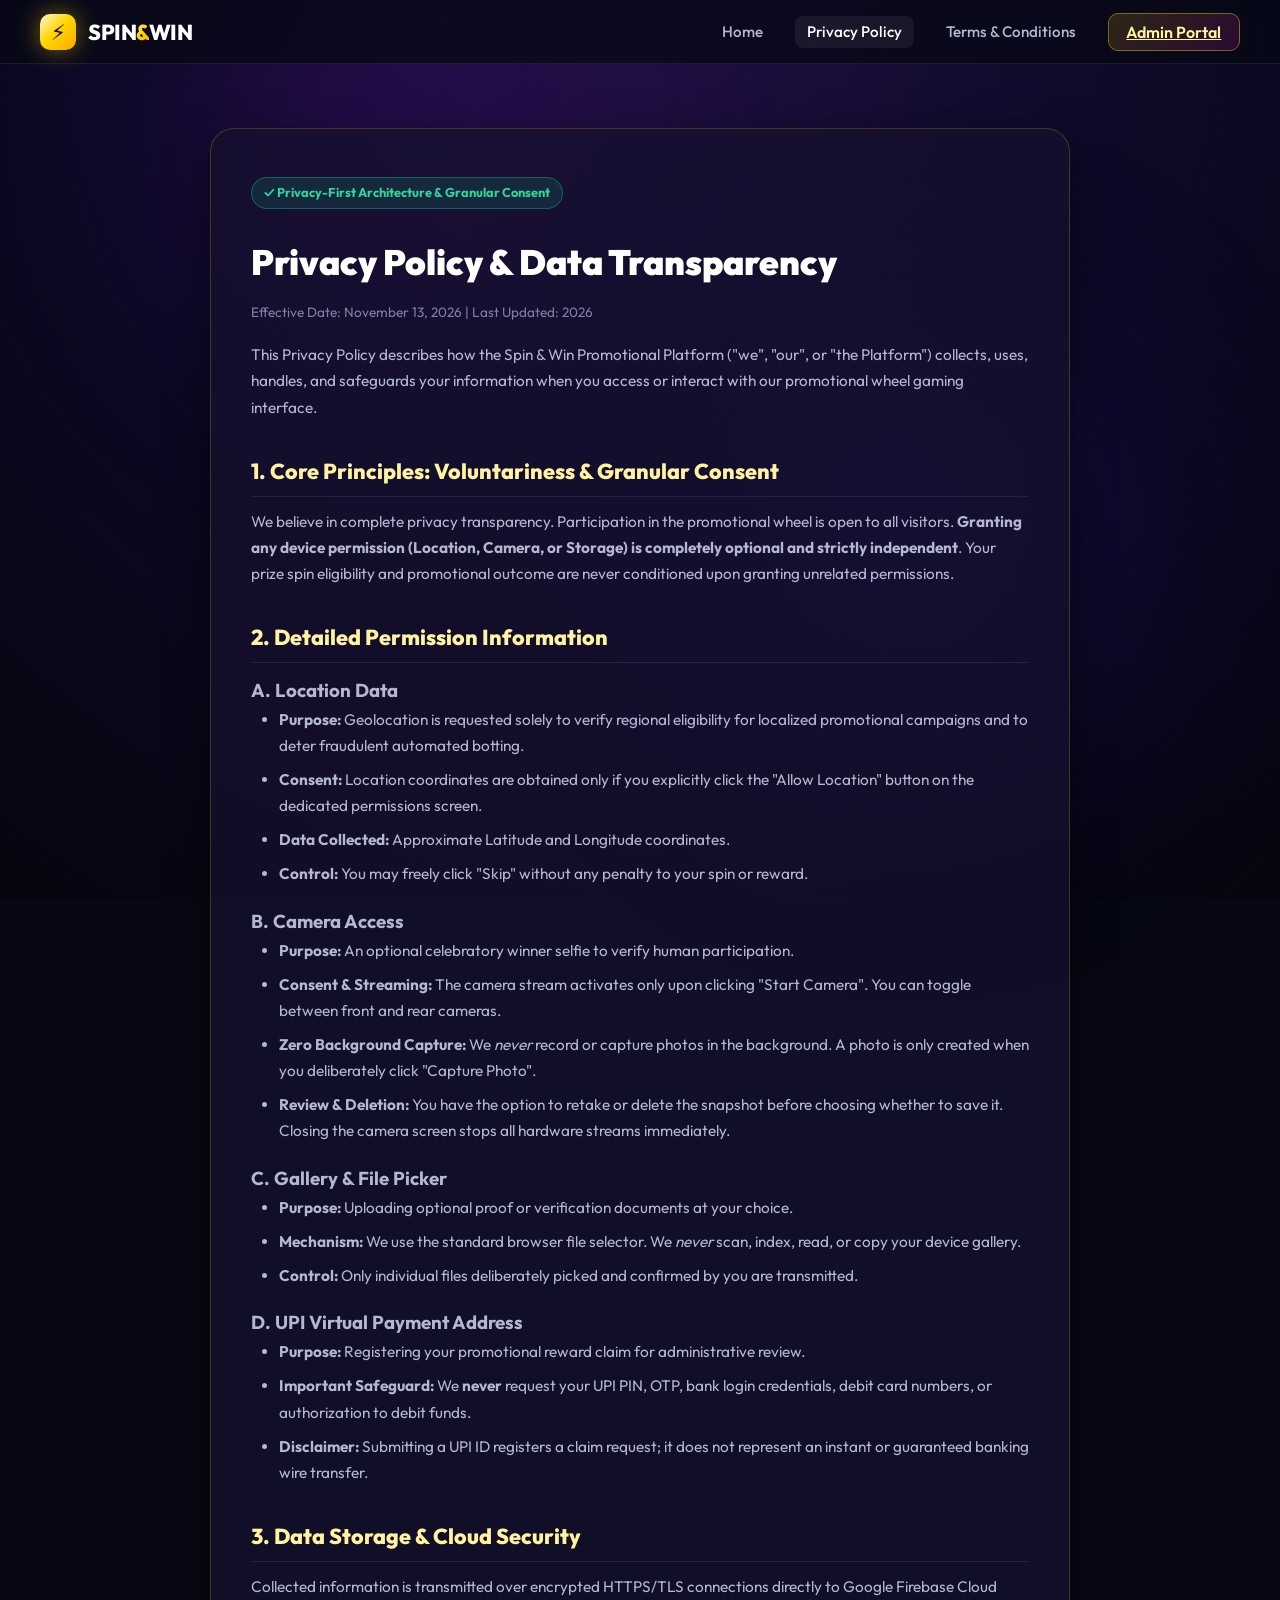
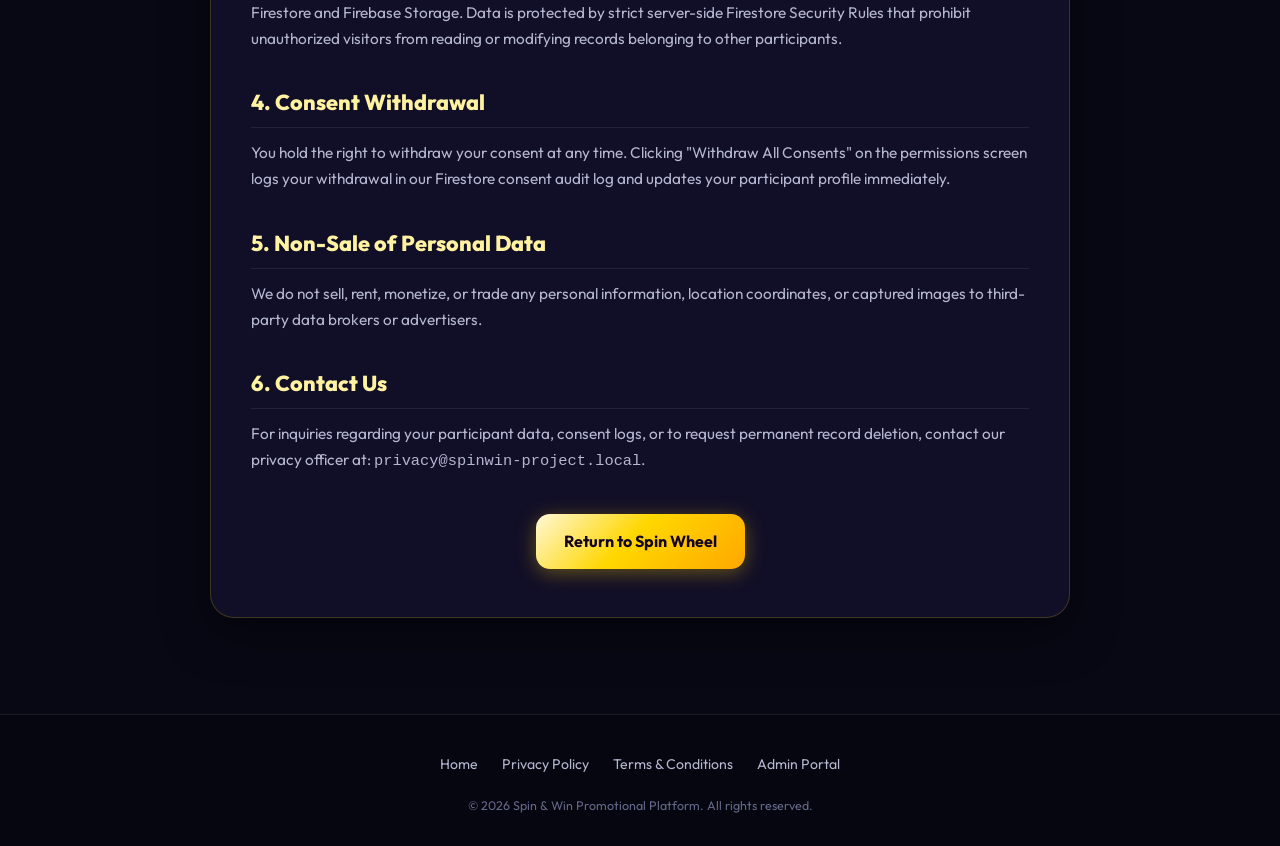
<file: privacy.html>
<!DOCTYPE html>
<html lang="en">
<head>
  <meta charset="UTF-8">
  <meta name="viewport" content="width=device-width, initial-scale=1.0">
  <title>Privacy Policy | Spin &amp; Win Promotional Platform</title>

  <!-- Google Fonts: Outfit -->
  <link rel="preconnect" href="https://fonts.googleapis.com">
  <link rel="preconnect" href="https://fonts.gstatic.com" crossorigin>
  <link href="https://fonts.googleapis.com/css2?family=Outfit:wght@400;500;600;700;800;900&display=swap" rel="stylesheet">

  <link rel="stylesheet" href="css/style.css">
  <style>
    .legal-content-container {
      max-width: 860px;
      margin: 2rem auto;
      background: rgba(22, 16, 46, 0.75);
      border: 1px solid rgba(255, 215, 0, 0.2);
      border-radius: 24px;
      padding: 3rem 2.5rem;
      box-shadow: 0 15px 45px rgba(0,0,0,0.5);
      line-height: 1.7;
      color: var(--text-muted);
    }

    .legal-content-container h1 {
      font-size: 2.2rem;
      font-weight: 900;
      color: #fff;
      margin-bottom: 0.5rem;
    }

    .legal-content-container h2 {
      font-size: 1.35rem;
      font-weight: 800;
      color: var(--gold-light);
      margin: 2rem 0 0.75rem;
      border-bottom: 1px solid rgba(255,255,255,0.08);
      padding-bottom: 0.4rem;
    }

    .legal-content-container p, .legal-content-container ul {
      margin-bottom: 1.15rem;
      font-size: 0.96rem;
    }

    .legal-content-container ul {
      padding-left: 1.75rem;
    }

    .legal-content-container li {
      margin-bottom: 0.5rem;
    }

    .legal-badge {
      display: inline-block;
      background: rgba(16, 185, 129, 0.15);
      border: 1px solid rgba(16, 185, 129, 0.4);
      color: #34d399;
      padding: 0.25rem 0.75rem;
      border-radius: 20px;
      font-size: 0.8rem;
      font-weight: 700;
      margin-bottom: 1.5rem;
    }
  </style>
</head>
<body>

  <!-- Top Navigation Bar -->
  <header class="main-nav">
    <div class="nav-container">
      <a href="index.html" class="brand-logo">
        <div class="brand-icon">⚡</div>
        <div class="brand-text">SPIN<span>&amp;</span>WIN</div>
      </a>
      <ul class="nav-links">
        <li><a href="index.html" class="nav-link">Home</a></li>
        <li><a href="privacy.html" class="nav-link active">Privacy Policy</a></li>
        <li><a href="terms.html" class="nav-link">Terms &amp; Conditions</a></li>
        <li><a href="login.html" class="nav-btn">Admin Portal</a></li>
      </ul>
    </div>
  </header>

  <main class="site-wrapper">
    <div class="legal-content-container">
      
      <span class="legal-badge">✓ Privacy-First Architecture &amp; Granular Consent</span>
      <h1>Privacy Policy &amp; Data Transparency</h1>
      <p style="color:var(--text-dim); font-size:0.85rem;">Effective Date: November 13, 2026 | Last Updated: 2026</p>

      <p>
        This Privacy Policy describes how the Spin &amp; Win Promotional Platform ("we", "our", or "the Platform") collects, uses, handles, and safeguards your information when you access or interact with our promotional wheel gaming interface.
      </p>

      <h2>1. Core Principles: Voluntariness &amp; Granular Consent</h2>
      <p>
        We believe in complete privacy transparency. Participation in the promotional wheel is open to all visitors. <strong>Granting any device permission (Location, Camera, or Storage) is completely optional and strictly independent</strong>. Your prize spin eligibility and promotional outcome are never conditioned upon granting unrelated permissions.
      </p>

      <h2>2. Detailed Permission Information</h2>

      <h3>A. Location Data</h3>
      <ul>
        <li><strong>Purpose:</strong> Geolocation is requested solely to verify regional eligibility for localized promotional campaigns and to deter fraudulent automated botting.</li>
        <li><strong>Consent:</strong> Location coordinates are obtained only if you explicitly click the "Allow Location" button on the dedicated permissions screen.</li>
        <li><strong>Data Collected:</strong> Approximate Latitude and Longitude coordinates.</li>
        <li><strong>Control:</strong> You may freely click "Skip" without any penalty to your spin or reward.</li>
      </ul>

      <h3>B. Camera Access</h3>
      <ul>
        <li><strong>Purpose:</strong> An optional celebratory winner selfie to verify human participation.</li>
        <li><strong>Consent &amp; Streaming:</strong> The camera stream activates only upon clicking "Start Camera". You can toggle between front and rear cameras.</li>
        <li><strong>Zero Background Capture:</strong> We <em>never</em> record or capture photos in the background. A photo is only created when you deliberately click "Capture Photo".</li>
        <li><strong>Review &amp; Deletion:</strong> You have the option to retake or delete the snapshot before choosing whether to save it. Closing the camera screen stops all hardware streams immediately.</li>
      </ul>

      <h3>C. Gallery &amp; File Picker</h3>
      <ul>
        <li><strong>Purpose:</strong> Uploading optional proof or verification documents at your choice.</li>
        <li><strong>Mechanism:</strong> We use the standard browser file selector. We <em>never</em> scan, index, read, or copy your device gallery.</li>
        <li><strong>Control:</strong> Only individual files deliberately picked and confirmed by you are transmitted.</li>
      </ul>

      <h3>D. UPI Virtual Payment Address</h3>
      <ul>
        <li><strong>Purpose:</strong> Registering your promotional reward claim for administrative review.</li>
        <li><strong>Important Safeguard:</strong> We <strong>never</strong> request your UPI PIN, OTP, bank login credentials, debit card numbers, or authorization to debit funds.</li>
        <li><strong>Disclaimer:</strong> Submitting a UPI ID registers a claim request; it does not represent an instant or guaranteed banking wire transfer.</li>
      </ul>

      <h2>3. Data Storage &amp; Cloud Security</h2>
      <p>
        Collected information is transmitted over encrypted HTTPS/TLS connections directly to Google Firebase Cloud Firestore and Firebase Storage. Data is protected by strict server-side Firestore Security Rules that prohibit unauthorized visitors from reading or modifying records belonging to other participants.
      </p>

      <h2>4. Consent Withdrawal</h2>
      <p>
        You hold the right to withdraw your consent at any time. Clicking "Withdraw All Consents" on the permissions screen logs your withdrawal in our Firestore consent audit log and updates your participant profile immediately.
      </p>

      <h2>5. Non-Sale of Personal Data</h2>
      <p>
        We do not sell, rent, monetize, or trade any personal information, location coordinates, or captured images to third-party data brokers or advertisers.
      </p>

      <h2>6. Contact Us</h2>
      <p>
        For inquiries regarding your participant data, consent logs, or to request permanent record deletion, contact our privacy officer at: <code>privacy@spinwin-project.local</code>.
      </p>

      <div style="margin-top: 2.5rem; text-align: center;">
        <a href="index.html" class="btn btn-primary">Return to Spin Wheel</a>
      </div>

    </div>
  </main>

  <footer class="site-footer">
    <div class="footer-content">
      <div class="footer-links">
        <a href="index.html">Home</a>
        <a href="privacy.html">Privacy Policy</a>
        <a href="terms.html">Terms &amp; Conditions</a>
        <a href="login.html">Admin Portal</a>
      </div>
      <p class="footer-disclaimer">
        © 2026 Spin &amp; Win Promotional Platform. All rights reserved.
      </p>
    </div>
  </footer>

</body>
</html>
</file>
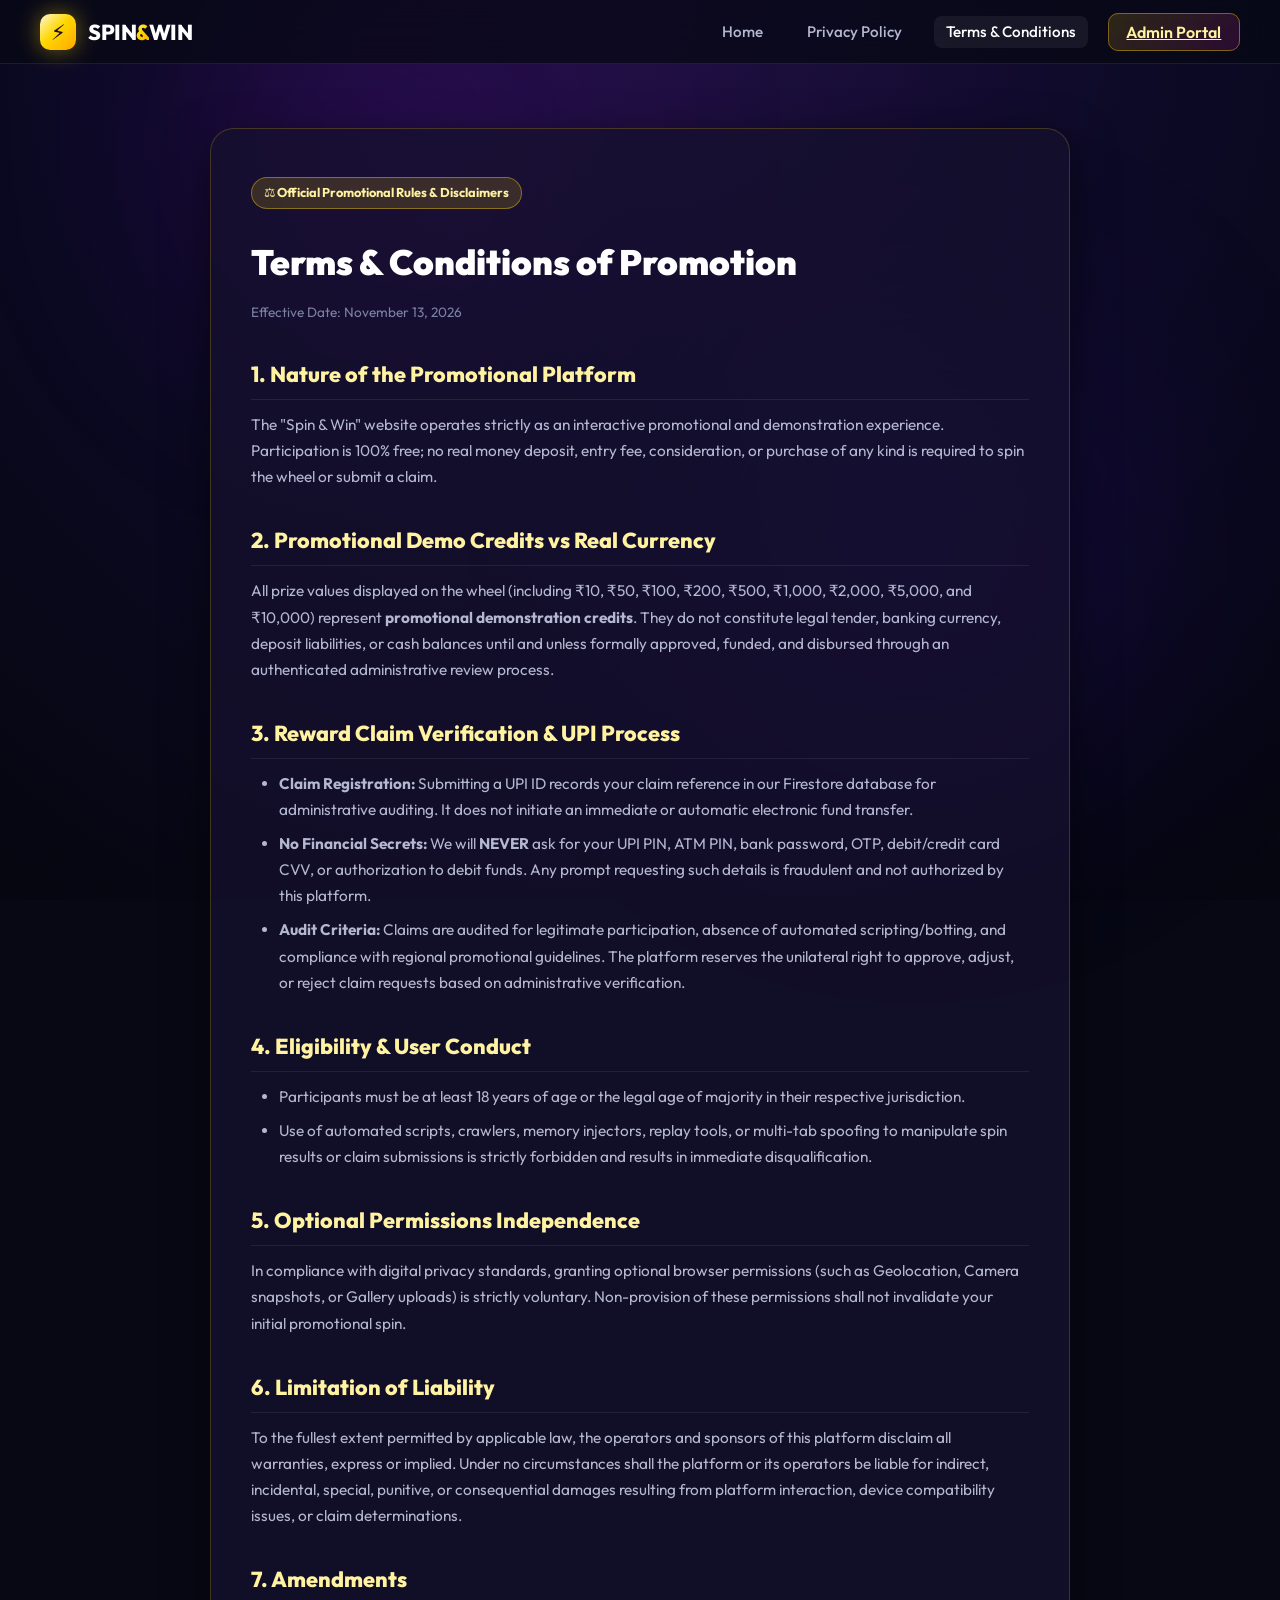
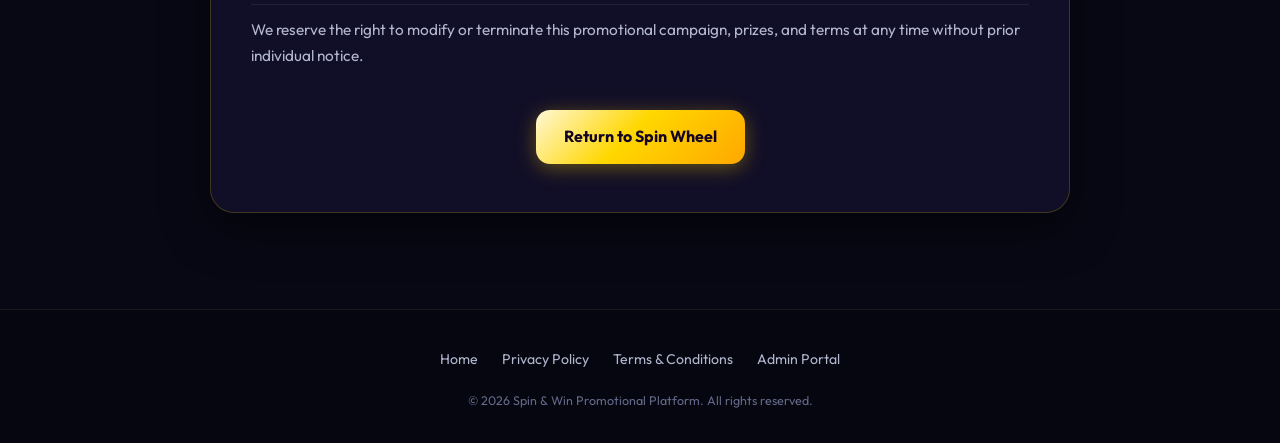
<file: terms.html>
<!DOCTYPE html>
<html lang="en">
<head>
  <meta charset="UTF-8">
  <meta name="viewport" content="width=device-width, initial-scale=1.0">
  <title>Terms &amp; Conditions | Spin &amp; Win Promotional Platform</title>

  <!-- Google Fonts: Outfit -->
  <link rel="preconnect" href="https://fonts.googleapis.com">
  <link rel="preconnect" href="https://fonts.gstatic.com" crossorigin>
  <link href="https://fonts.googleapis.com/css2?family=Outfit:wght@400;500;600;700;800;900&display=swap" rel="stylesheet">

  <link rel="stylesheet" href="css/style.css">
  <style>
    .legal-content-container {
      max-width: 860px;
      margin: 2rem auto;
      background: rgba(22, 16, 46, 0.75);
      border: 1px solid rgba(255, 215, 0, 0.2);
      border-radius: 24px;
      padding: 3rem 2.5rem;
      box-shadow: 0 15px 45px rgba(0,0,0,0.5);
      line-height: 1.7;
      color: var(--text-muted);
    }

    .legal-content-container h1 {
      font-size: 2.2rem;
      font-weight: 900;
      color: #fff;
      margin-bottom: 0.5rem;
    }

    .legal-content-container h2 {
      font-size: 1.35rem;
      font-weight: 800;
      color: var(--gold-light);
      margin: 2rem 0 0.75rem;
      border-bottom: 1px solid rgba(255,255,255,0.08);
      padding-bottom: 0.4rem;
    }

    .legal-content-container p, .legal-content-container ul {
      margin-bottom: 1.15rem;
      font-size: 0.96rem;
    }

    .legal-content-container ul {
      padding-left: 1.75rem;
    }

    .legal-content-container li {
      margin-bottom: 0.5rem;
    }

    .legal-badge {
      display: inline-block;
      background: rgba(255, 215, 0, 0.15);
      border: 1px solid rgba(255, 215, 0, 0.4);
      color: var(--gold-light);
      padding: 0.25rem 0.75rem;
      border-radius: 20px;
      font-size: 0.8rem;
      font-weight: 700;
      margin-bottom: 1.5rem;
    }
  </style>
</head>
<body>

  <!-- Top Navigation Bar -->
  <header class="main-nav">
    <div class="nav-container">
      <a href="index.html" class="brand-logo">
        <div class="brand-icon">⚡</div>
        <div class="brand-text">SPIN<span>&amp;</span>WIN</div>
      </a>
      <ul class="nav-links">
        <li><a href="index.html" class="nav-link">Home</a></li>
        <li><a href="privacy.html" class="nav-link">Privacy Policy</a></li>
        <li><a href="terms.html" class="nav-link active">Terms &amp; Conditions</a></li>
        <li><a href="login.html" class="nav-btn">Admin Portal</a></li>
      </ul>
    </div>
  </header>

  <main class="site-wrapper">
    <div class="legal-content-container">
      
      <span class="legal-badge">⚖️ Official Promotional Rules &amp; Disclaimers</span>
      <h1>Terms &amp; Conditions of Promotion</h1>
      <p style="color:var(--text-dim); font-size:0.85rem;">Effective Date: November 13, 2026</p>

      <h2>1. Nature of the Promotional Platform</h2>
      <p>
        The "Spin &amp; Win" website operates strictly as an interactive promotional and demonstration experience. Participation is 100% free; no real money deposit, entry fee, consideration, or purchase of any kind is required to spin the wheel or submit a claim.
      </p>

      <h2>2. Promotional Demo Credits vs Real Currency</h2>
      <p>
        All prize values displayed on the wheel (including ₹10, ₹50, ₹100, ₹200, ₹500, ₹1,000, ₹2,000, ₹5,000, and ₹10,000) represent <strong>promotional demonstration credits</strong>. They do not constitute legal tender, banking currency, deposit liabilities, or cash balances until and unless formally approved, funded, and disbursed through an authenticated administrative review process.
      </p>

      <h2>3. Reward Claim Verification &amp; UPI Process</h2>
      <ul>
        <li><strong>Claim Registration:</strong> Submitting a UPI ID records your claim reference in our Firestore database for administrative auditing. It does not initiate an immediate or automatic electronic fund transfer.</li>
        <li><strong>No Financial Secrets:</strong> We will <strong>NEVER</strong> ask for your UPI PIN, ATM PIN, bank password, OTP, debit/credit card CVV, or authorization to debit funds. Any prompt requesting such details is fraudulent and not authorized by this platform.</li>
        <li><strong>Audit Criteria:</strong> Claims are audited for legitimate participation, absence of automated scripting/botting, and compliance with regional promotional guidelines. The platform reserves the unilateral right to approve, adjust, or reject claim requests based on administrative verification.</li>
      </ul>

      <h2>4. Eligibility &amp; User Conduct</h2>
      <ul>
        <li>Participants must be at least 18 years of age or the legal age of majority in their respective jurisdiction.</li>
        <li>Use of automated scripts, crawlers, memory injectors, replay tools, or multi-tab spoofing to manipulate spin results or claim submissions is strictly forbidden and results in immediate disqualification.</li>
      </ul>

      <h2>5. Optional Permissions Independence</h2>
      <p>
        In compliance with digital privacy standards, granting optional browser permissions (such as Geolocation, Camera snapshots, or Gallery uploads) is strictly voluntary. Non-provision of these permissions shall not invalidate your initial promotional spin.
      </p>

      <h2>6. Limitation of Liability</h2>
      <p>
        To the fullest extent permitted by applicable law, the operators and sponsors of this platform disclaim all warranties, express or implied. Under no circumstances shall the platform or its operators be liable for indirect, incidental, special, punitive, or consequential damages resulting from platform interaction, device compatibility issues, or claim determinations.
      </p>

      <h2>7. Amendments</h2>
      <p>
        We reserve the right to modify or terminate this promotional campaign, prizes, and terms at any time without prior individual notice.
      </p>

      <div style="margin-top: 2.5rem; text-align: center;">
        <a href="index.html" class="btn btn-primary">Return to Spin Wheel</a>
      </div>

    </div>
  </main>

  <footer class="site-footer">
    <div class="footer-content">
      <div class="footer-links">
        <a href="index.html">Home</a>
        <a href="privacy.html">Privacy Policy</a>
        <a href="terms.html">Terms &amp; Conditions</a>
        <a href="login.html">Admin Portal</a>
      </div>
      <p class="footer-disclaimer">
        © 2026 Spin &amp; Win Promotional Platform. All rights reserved.
      </p>
    </div>
  </footer>

</body>
</html>
</file>
<file: css/style.css>
/* ==========================================================================
   SPIN & WIN - PREMIUM GLOBAL STYLES
   Design System: Cosmic Dark Navy & Violet with Liquid Gold & Neon Accents
   ========================================================================== */

:root {
  /* Color Palette */
  --bg-dark: #070814;
  --bg-gradient: radial-gradient(circle at 50% 0%, #221045 0%, #0d0a27 45%, #05060f 100%);
  --bg-card: rgba(23, 17, 49, 0.72);
  --bg-card-hover: rgba(33, 25, 68, 0.85);
  --bg-card-border: rgba(255, 215, 0, 0.18);
  --bg-card-border-glow: rgba(255, 215, 0, 0.45);

  /* Gold & Highlights */
  --gold-primary: #FFD700;
  --gold-secondary: #FFA800;
  --gold-light: #FFF2A1;
  --gold-gradient: linear-gradient(135deg, #FFF8D6 0%, #FFD700 45%, #FFA800 100%);
  --gold-glow: 0 0 25px rgba(255, 215, 0, 0.45);

  /* Neon Accents */
  --neon-purple: #B5179E;
  --neon-violet: #7209B7;
  --neon-cyan: #00F5D4;
  --neon-blue: #4361EE;
  --emerald: #10B981;
  --danger: #EF4444;

  /* Typography */
  --font-main: 'Outfit', 'Segoe UI', system-ui, -apple-system, sans-serif;
  --font-mono: 'JetBrains Mono', 'Fira Code', monospace;
  --text-main: #FFFFFF;
  --text-muted: #B3B7D0;
  --text-dim: #7B81A4;

  /* Elevation & Shadows */
  --glass-shadow: 0 12px 40px 0 rgba(0, 0, 0, 0.55);
  --glass-blur: blur(16px);
  --card-radius: 20px;
  --btn-radius: 14px;
  --transition: all 0.28s cubic-bezier(0.4, 0, 0.2, 1);
}

/* Base Reset & Layout */
* {
  margin: 0;
  padding: 0;
  box-sizing: border-box;
  -webkit-font-smoothing: antialiased;
}

html {
  scroll-behavior: smooth;
  font-size: 16px;
}

body {
  font-family: var(--font-main);
  background: var(--bg-dark);
  background-image: var(--bg-gradient);
  background-attachment: fixed;
  color: var(--text-main);
  min-height: 100vh;
  display: flex;
  flex-direction: column;
  overflow-x: hidden;
  position: relative;
}

/* Ambient Background Lights */
body::before, body::after {
  content: '';
  position: fixed;
  border-radius: 50%;
  pointer-events: none;
  z-index: 0;
  filter: blur(120px);
  opacity: 0.35;
}

body::before {
  top: -100px;
  left: 10%;
  width: 500px;
  height: 500px;
  background: radial-gradient(circle, #7209B7 0%, transparent 70%);
}

body::after {
  bottom: 5%;
  right: 5%;
  width: 600px;
  height: 600px;
  background: radial-gradient(circle, #3A0CA3 0%, transparent 70%);
}

/* Navigation Header */
.main-nav {
  position: sticky;
  top: 0;
  z-index: 100;
  background: rgba(7, 8, 20, 0.75);
  backdrop-filter: var(--glass-blur);
  -webkit-backdrop-filter: var(--glass-blur);
  border-bottom: 1px solid rgba(255, 255, 255, 0.08);
  padding: 0.85rem 1.5rem;
  transition: var(--transition);
}

.nav-container {
  max-width: 1200px;
  margin: 0 auto;
  display: flex;
  align-items: center;
  justify-content: space-between;
}

.brand-logo {
  display: flex;
  align-items: center;
  gap: 0.75rem;
  text-decoration: none;
  color: #fff;
  font-weight: 800;
  font-size: 1.35rem;
  letter-spacing: -0.5px;
}

.brand-icon {
  width: 36px;
  height: 36px;
  background: var(--gold-gradient);
  border-radius: 10px;
  display: flex;
  align-items: center;
  justify-content: center;
  color: #1a0826;
  font-weight: 900;
  box-shadow: var(--gold-glow);
}

.brand-text span {
  background: var(--gold-gradient);
  -webkit-background-clip: text;
  -webkit-text-fill-color: transparent;
}

.nav-links {
  display: flex;
  align-items: center;
  gap: 1.25rem;
  list-style: none;
}

.nav-link {
  color: var(--text-muted);
  text-decoration: none;
  font-size: 0.95rem;
  font-weight: 500;
  transition: var(--transition);
  padding: 0.4rem 0.75rem;
  border-radius: 8px;
}

.nav-link:hover, .nav-link.active {
  color: #ffffff;
  background: rgba(255, 255, 255, 0.06);
}

.nav-btn {
  background: linear-gradient(135deg, rgba(255, 215, 0, 0.15), rgba(181, 23, 158, 0.2));
  border: 1px solid rgba(255, 215, 0, 0.4);
  color: var(--gold-light) !important;
  font-weight: 600;
  padding: 0.5rem 1.1rem;
  border-radius: 10px;
}

.nav-btn:hover {
  background: var(--gold-gradient) !important;
  color: #120422 !important;
  box-shadow: var(--gold-glow);
  transform: translateY(-1px);
}

/* Page Container */
.site-wrapper {
  flex: 1;
  position: relative;
  z-index: 1;
  max-width: 1200px;
  width: 100%;
  margin: 0 auto;
  padding: 2rem 1.5rem 4rem;
}

/* Hero Section */
.hero-header {
  text-align: center;
  margin-bottom: 2.5rem;
  position: relative;
}

.hero-badge {
  display: inline-flex;
  align-items: center;
  gap: 0.5rem;
  background: rgba(255, 215, 0, 0.1);
  border: 1px solid rgba(255, 215, 0, 0.3);
  color: var(--gold-light);
  padding: 0.4rem 1.1rem;
  border-radius: 30px;
  font-size: 0.85rem;
  font-weight: 600;
  text-transform: uppercase;
  letter-spacing: 1px;
  margin-bottom: 1rem;
  box-shadow: 0 0 15px rgba(255, 215, 0, 0.2);
}

.hero-badge .pulse-dot {
  width: 8px;
  height: 8px;
  background: var(--neon-cyan);
  border-radius: 50%;
  box-shadow: 0 0 8px var(--neon-cyan);
  animation: pulseDot 1.8s infinite;
}

@keyframes pulseDot {
  0% { transform: scale(0.9); opacity: 0.8; }
  50% { transform: scale(1.4); opacity: 1; }
  100% { transform: scale(0.9); opacity: 0.8; }
}

.hero-title {
  font-size: clamp(2.2rem, 5vw, 3.8rem);
  font-weight: 900;
  line-height: 1.15;
  letter-spacing: -1px;
  margin-bottom: 0.75rem;
  text-transform: uppercase;
}

.hero-title .gradient-text {
  background: var(--gold-gradient);
  -webkit-background-clip: text;
  -webkit-text-fill-color: transparent;
  text-shadow: 0 0 35px rgba(255, 215, 0, 0.35);
}

.hero-subtitle {
  color: var(--text-muted);
  font-size: clamp(1rem, 2vw, 1.25rem);
  max-width: 620px;
  margin: 0 auto;
  line-height: 1.6;
}

/* Glassmorphism Card Utility */
.glass-card {
  background: var(--bg-card);
  backdrop-filter: var(--glass-blur);
  -webkit-backdrop-filter: var(--glass-blur);
  border: 1px solid var(--bg-card-border);
  border-radius: var(--card-radius);
  box-shadow: var(--glass-shadow);
  padding: 1.75rem;
  transition: var(--transition);
}

.glass-card:hover {
  border-color: var(--bg-card-border-glow);
}

/* Live Win Feed Ticker */
.ticker-strip {
  background: rgba(18, 11, 40, 0.6);
  border: 1px solid rgba(255, 255, 255, 0.08);
  border-radius: 50px;
  padding: 0.6rem 1.25rem;
  margin: 0 auto 2.5rem;
  max-width: 720px;
  display: flex;
  align-items: center;
  gap: 0.85rem;
  overflow: hidden;
  font-size: 0.88rem;
}

.ticker-label {
  background: var(--neon-purple);
  color: #fff;
  font-size: 0.75rem;
  font-weight: 700;
  text-transform: uppercase;
  padding: 0.2rem 0.6rem;
  border-radius: 20px;
  letter-spacing: 0.5px;
  white-space: nowrap;
}

.ticker-content {
  flex: 1;
  white-space: nowrap;
  overflow: hidden;
  text-overflow: ellipsis;
  color: var(--text-muted);
  transition: opacity 0.3s;
}

.ticker-content strong {
  color: var(--gold-light);
}

/* Buttons */
.btn {
  display: inline-flex;
  align-items: center;
  justify-content: center;
  gap: 0.6rem;
  font-family: var(--font-main);
  font-size: 1rem;
  font-weight: 700;
  border-radius: var(--btn-radius);
  padding: 0.85rem 1.75rem;
  cursor: pointer;
  border: none;
  outline: none;
  transition: var(--transition);
  text-decoration: none;
  user-select: none;
}

.btn-primary {
  background: var(--gold-gradient);
  color: #120422;
  box-shadow: 0 4px 20px rgba(255, 215, 0, 0.35);
}

.btn-primary:hover:not(:disabled) {
  transform: translateY(-2px);
  box-shadow: 0 8px 30px rgba(255, 215, 0, 0.55);
}

.btn-primary:active:not(:disabled) {
  transform: translateY(0);
}

.btn-primary:disabled {
  opacity: 0.55;
  cursor: not-allowed;
  filter: grayscale(0.5);
}

.btn-secondary {
  background: rgba(255, 255, 255, 0.08);
  color: var(--text-main);
  border: 1px solid rgba(255, 255, 255, 0.15);
}

.btn-secondary:hover:not(:disabled) {
  background: rgba(255, 255, 255, 0.15);
  border-color: rgba(255, 255, 255, 0.3);
}

.btn-outline-gold {
  background: transparent;
  color: var(--gold-light);
  border: 1px solid rgba(255, 215, 0, 0.45);
}

.btn-outline-gold:hover {
  background: rgba(255, 215, 0, 0.12);
  border-color: var(--gold-primary);
}

.btn-danger {
  background: rgba(239, 68, 68, 0.18);
  border: 1px solid rgba(239, 68, 68, 0.4);
  color: #fca5a5;
}

.btn-danger:hover {
  background: var(--danger);
  color: #fff;
}

.btn-lg {
  padding: 1.15rem 2.5rem;
  font-size: 1.2rem;
  letter-spacing: 0.5px;
}

.btn-full {
  width: 100%;
}

/* Modals & Overlays */
.modal-overlay {
  position: fixed;
  inset: 0;
  background: rgba(3, 4, 12, 0.85);
  backdrop-filter: blur(14px);
  -webkit-backdrop-filter: blur(14px);
  z-index: 1000;
  display: flex;
  align-items: center;
  justify-content: center;
  padding: 1.5rem;
  opacity: 0;
  pointer-events: none;
  transition: opacity 0.3s ease;
}

.modal-overlay.active {
  opacity: 1;
  pointer-events: auto;
}

.modal-card {
  background: rgba(20, 14, 43, 0.95);
  border: 1px solid rgba(255, 215, 0, 0.35);
  border-radius: 24px;
  box-shadow: 0 20px 60px rgba(0, 0, 0, 0.7), 0 0 40px rgba(255, 215, 0, 0.2);
  width: 100%;
  max-width: 520px;
  max-height: 90vh;
  overflow-y: auto;
  padding: 2.25rem;
  position: relative;
  transform: translateY(20px) scale(0.96);
  transition: transform 0.35s cubic-bezier(0.18, 0.89, 0.32, 1.28);
}

.modal-overlay.active .modal-card {
  transform: translateY(0) scale(1);
}

.modal-header {
  text-align: center;
  margin-bottom: 1.5rem;
}

.modal-header .modal-icon {
  width: 68px;
  height: 68px;
  background: radial-gradient(circle, rgba(255, 215, 0, 0.25) 0%, transparent 70%);
  border: 1px solid rgba(255, 215, 0, 0.4);
  border-radius: 50%;
  display: flex;
  align-items: center;
  justify-content: center;
  margin: 0 auto 1rem;
  font-size: 2rem;
  box-shadow: var(--gold-glow);
}

.modal-title {
  font-size: 1.7rem;
  font-weight: 800;
  color: #fff;
  margin-bottom: 0.4rem;
}

.modal-desc {
  color: var(--text-muted);
  font-size: 0.95rem;
  line-height: 1.5;
}

/* Result Prize Box */
.prize-display-box {
  background: linear-gradient(135deg, rgba(255, 215, 0, 0.12), rgba(114, 9, 183, 0.25));
  border: 1px solid var(--gold-primary);
  border-radius: 18px;
  padding: 1.5rem;
  text-align: center;
  margin-bottom: 1.5rem;
  position: relative;
  overflow: hidden;
  box-shadow: 0 0 30px rgba(255, 215, 0, 0.2);
}

.prize-display-amount {
  font-size: 3rem;
  font-weight: 900;
  background: var(--gold-gradient);
  -webkit-background-clip: text;
  -webkit-text-fill-color: transparent;
  line-height: 1;
  margin-bottom: 0.5rem;
}

.prize-ref-badge {
  display: inline-block;
  background: rgba(0, 0, 0, 0.45);
  border: 1px dashed rgba(255, 255, 255, 0.25);
  padding: 0.35rem 0.85rem;
  border-radius: 8px;
  font-family: var(--font-mono);
  font-size: 0.85rem;
  color: var(--neon-cyan);
  margin-top: 0.5rem;
}

/* Forms & Inputs */
.form-group {
  margin-bottom: 1.25rem;
  text-align: left;
}

.form-label {
  display: block;
  font-size: 0.88rem;
  font-weight: 600;
  color: var(--text-muted);
  margin-bottom: 0.45rem;
}

.input-wrapper {
  position: relative;
}

.form-control {
  width: 100%;
  background: rgba(10, 8, 24, 0.85);
  border: 1.5px solid rgba(255, 255, 255, 0.12);
  border-radius: 12px;
  padding: 0.85rem 1.15rem;
  color: #fff;
  font-family: var(--font-main);
  font-size: 1rem;
  transition: var(--transition);
}

.form-control:focus {
  outline: none;
  border-color: var(--gold-primary);
  box-shadow: 0 0 16px rgba(255, 215, 0, 0.25);
  background: rgba(15, 11, 35, 0.95);
}

.form-control.is-invalid {
  border-color: var(--danger);
  box-shadow: 0 0 12px rgba(239, 68, 68, 0.3);
}

.form-error {
  font-size: 0.82rem;
  color: #f87171;
  margin-top: 0.35rem;
  display: none;
}

.form-error.visible {
  display: block;
}

/* Legal Notice & Disclaimers */
.legal-box {
  background: rgba(255, 255, 255, 0.04);
  border: 1px solid rgba(255, 255, 255, 0.08);
  border-radius: 12px;
  padding: 0.9rem;
  font-size: 0.8rem;
  color: var(--text-dim);
  line-height: 1.45;
  margin-bottom: 1.35rem;
}

.legal-box strong {
  color: var(--text-muted);
}

/* Permissions Accordion / Cards */
.perm-card {
  background: rgba(12, 9, 30, 0.75);
  border: 1px solid rgba(255, 255, 255, 0.1);
  border-radius: 16px;
  padding: 1.25rem;
  margin-bottom: 1.25rem;
  transition: var(--transition);
}

.perm-card.granted {
  border-color: rgba(16, 185, 129, 0.5);
  background: rgba(16, 185, 129, 0.08);
}

.perm-card-header {
  display: flex;
  align-items: center;
  justify-content: space-between;
  margin-bottom: 0.6rem;
}

.perm-title {
  display: flex;
  align-items: center;
  gap: 0.6rem;
  font-size: 1.05rem;
  font-weight: 700;
  color: #fff;
}

.perm-icon {
  font-size: 1.25rem;
}

.perm-status-badge {
  font-size: 0.75rem;
  font-weight: 700;
  text-transform: uppercase;
  padding: 0.25rem 0.65rem;
  border-radius: 12px;
  background: rgba(255, 255, 255, 0.08);
  color: var(--text-muted);
}

.perm-status-badge.granted {
  background: rgba(16, 185, 129, 0.2);
  color: #34d399;
  border: 1px solid rgba(16, 185, 129, 0.4);
}

.perm-desc {
  font-size: 0.86rem;
  color: var(--text-muted);
  line-height: 1.5;
  margin-bottom: 0.85rem;
}

.perm-action-row {
  display: flex;
  gap: 0.65rem;
  align-items: center;
  flex-wrap: wrap;
}

/* Camera Live View Box */
.camera-box {
  background: #000;
  border: 1.5px solid rgba(255, 215, 0, 0.3);
  border-radius: 14px;
  overflow: hidden;
  position: relative;
  width: 100%;
  aspect-ratio: 4 / 3;
  margin-bottom: 0.85rem;
  display: none;
}

.camera-box.active {
  display: block;
}

.camera-box video, .camera-box canvas, .camera-box img {
  width: 100%;
  height: 100%;
  object-fit: cover;
}

.camera-controls-overlay {
  position: absolute;
  bottom: 12px;
  left: 0;
  right: 0;
  display: flex;
  justify-content: center;
  gap: 0.75rem;
  z-index: 10;
}

/* File Upload Preview */
.upload-preview-container {
  display: flex;
  align-items: center;
  gap: 1rem;
  background: rgba(255, 255, 255, 0.05);
  border-radius: 12px;
  padding: 0.75rem;
  margin-bottom: 0.85rem;
  display: none;
}

.upload-preview-container.active {
  display: flex;
}

.upload-thumb {
  width: 64px;
  height: 64px;
  border-radius: 8px;
  object-fit: cover;
  border: 1px solid rgba(255, 215, 0, 0.3);
}

.upload-info {
  flex: 1;
  font-size: 0.85rem;
  overflow: hidden;
}

.upload-filename {
  font-weight: 600;
  color: #fff;
  white-space: nowrap;
  overflow: hidden;
  text-overflow: ellipsis;
}

.upload-filesize {
  color: var(--text-dim);
  font-size: 0.78rem;
}

/* Toast Notifications */
.toast-container {
  position: fixed;
  bottom: 24px;
  right: 24px;
  z-index: 2000;
  display: flex;
  flex-direction: column;
  gap: 10px;
  pointer-events: none;
}

.toast {
  pointer-events: auto;
  background: rgba(18, 12, 38, 0.95);
  backdrop-filter: blur(12px);
  border: 1px solid rgba(255, 255, 255, 0.15);
  border-radius: 12px;
  padding: 0.85rem 1.25rem;
  color: #fff;
  font-size: 0.92rem;
  display: flex;
  align-items: center;
  gap: 0.65rem;
  box-shadow: 0 10px 30px rgba(0, 0, 0, 0.5);
  transform: translateX(120%);
  transition: transform 0.3s cubic-bezier(0.18, 0.89, 0.32, 1.28);
}

.toast.show {
  transform: translateX(0);
}

.toast.success {
  border-color: rgba(16, 185, 129, 0.6);
}

.toast.warning {
  border-color: rgba(245, 158, 11, 0.6);
}

.toast.error {
  border-color: rgba(239, 68, 68, 0.6);
}

/* Confetti Canvas */
#confetti-canvas {
  position: fixed;
  inset: 0;
  pointer-events: none;
  z-index: 1500;
}

/* Site Footer */
.site-footer {
  margin-top: auto;
  border-top: 1px solid rgba(255, 255, 255, 0.08);
  background: rgba(5, 6, 15, 0.85);
  padding: 2.5rem 1.5rem 2rem;
  font-size: 0.88rem;
  color: var(--text-dim);
}

.footer-content {
  max-width: 1200px;
  margin: 0 auto;
  display: flex;
  flex-direction: column;
  gap: 1.5rem;
  align-items: center;
  text-align: center;
}

.footer-links {
  display: flex;
  gap: 1.5rem;
  flex-wrap: wrap;
  justify-content: center;
}

.footer-links a {
  color: var(--text-muted);
  text-decoration: none;
  transition: var(--transition);
}

.footer-links a:hover {
  color: var(--gold-light);
}

.footer-disclaimer {
  max-width: 800px;
  font-size: 0.78rem;
  line-height: 1.5;
  color: #64698a;
}

/* Responsive Media Queries for All Phone & Tablet Devices */
@media (max-width: 768px) {
  .main-nav {
    padding: 0.65rem 1rem;
  }
  .brand-logo {
    font-size: 1.15rem;
  }
  .brand-icon {
    width: 30px;
    height: 30px;
    font-size: 0.95rem;
  }
  .nav-links {
    gap: 0.4rem;
  }
  .nav-link {
    font-size: 0.82rem;
    padding: 0.3rem 0.5rem;
  }
  .site-wrapper {
    padding: 1rem 0.85rem 2.5rem;
  }
  .hero-header {
    margin-bottom: 1.25rem;
  }
  .hero-badge {
    font-size: 0.72rem;
    padding: 0.28rem 0.75rem;
    margin-bottom: 0.65rem;
  }
  .hero-title {
    font-size: clamp(1.8rem, 7vw, 2.8rem);
    margin-bottom: 0.5rem;
  }
  .hero-subtitle {
    font-size: 0.92rem;
    line-height: 1.45;
  }
  .ticker-strip {
    margin-bottom: 1.25rem;
    padding: 0.45rem 0.85rem;
    font-size: 0.8rem;
  }
  .modal-overlay {
    padding: 0.85rem;
  }
  .modal-card {
    padding: 1.4rem 1.15rem;
    border-radius: 20px;
    max-height: 92vh;
    width: 100%;
    max-width: 440px;
  }
  .modal-header {
    margin-bottom: 1rem;
  }
  .modal-header .modal-icon {
    width: 52px;
    height: 52px;
    font-size: 1.5rem;
    margin-bottom: 0.65rem;
  }
  .modal-title {
    font-size: 1.35rem;
  }
  .modal-desc {
    font-size: 0.86rem;
  }
  .prize-display-box {
    padding: 1rem 0.75rem;
    margin-bottom: 1rem;
  }
  .prize-display-amount {
    font-size: 2.2rem;
  }
  .prize-ref-badge {
    font-size: 0.78rem;
    padding: 0.25rem 0.65rem;
  }
  .form-group {
    margin-bottom: 1rem;
  }
  .form-label {
    font-size: 0.82rem;
    margin-bottom: 0.35rem;
  }
  .form-control {
    padding: 0.75rem 0.95rem;
    font-size: 0.95rem;
    min-height: 46px;
    border-radius: 10px;
  }
  .btn-lg {
    padding: 0.95rem 1.5rem;
    font-size: 1.05rem;
  }
  .legal-box {
    font-size: 0.76rem;
    padding: 0.75rem 0.85rem;
    margin-bottom: 1rem;
  }
  .toast-container {
    left: 12px;
    right: 12px;
    bottom: 14px;
  }
  .site-footer {
    padding: 1.75rem 1rem 1.5rem;
  }
}

@media (max-width: 380px) {
  .site-wrapper {
    padding: 0.75rem 0.65rem 2rem;
  }
  .modal-card {
    padding: 1.15rem 0.9rem;
  }
  .prize-display-amount {
    font-size: 1.85rem;
  }
  .btn {
    font-size: 0.9rem;
    padding: 0.75rem 1rem;
  }
}
</file>
